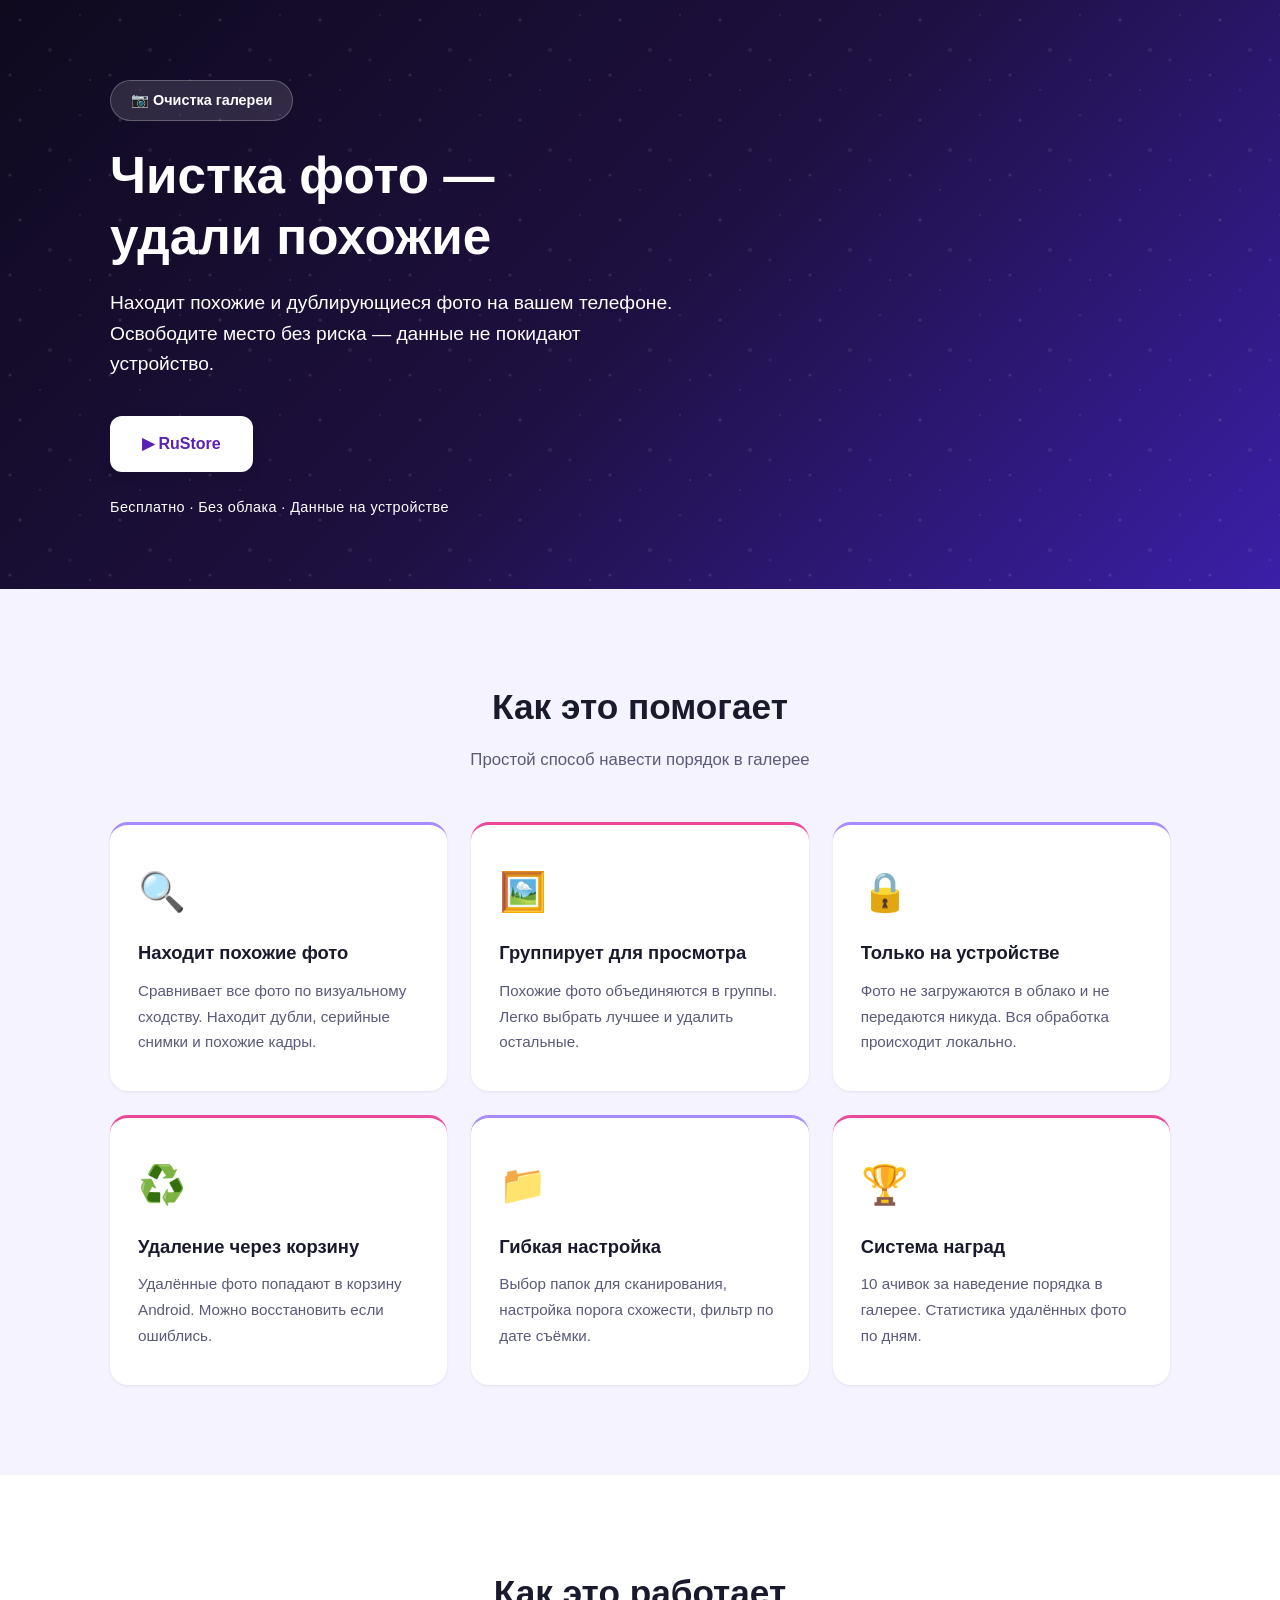
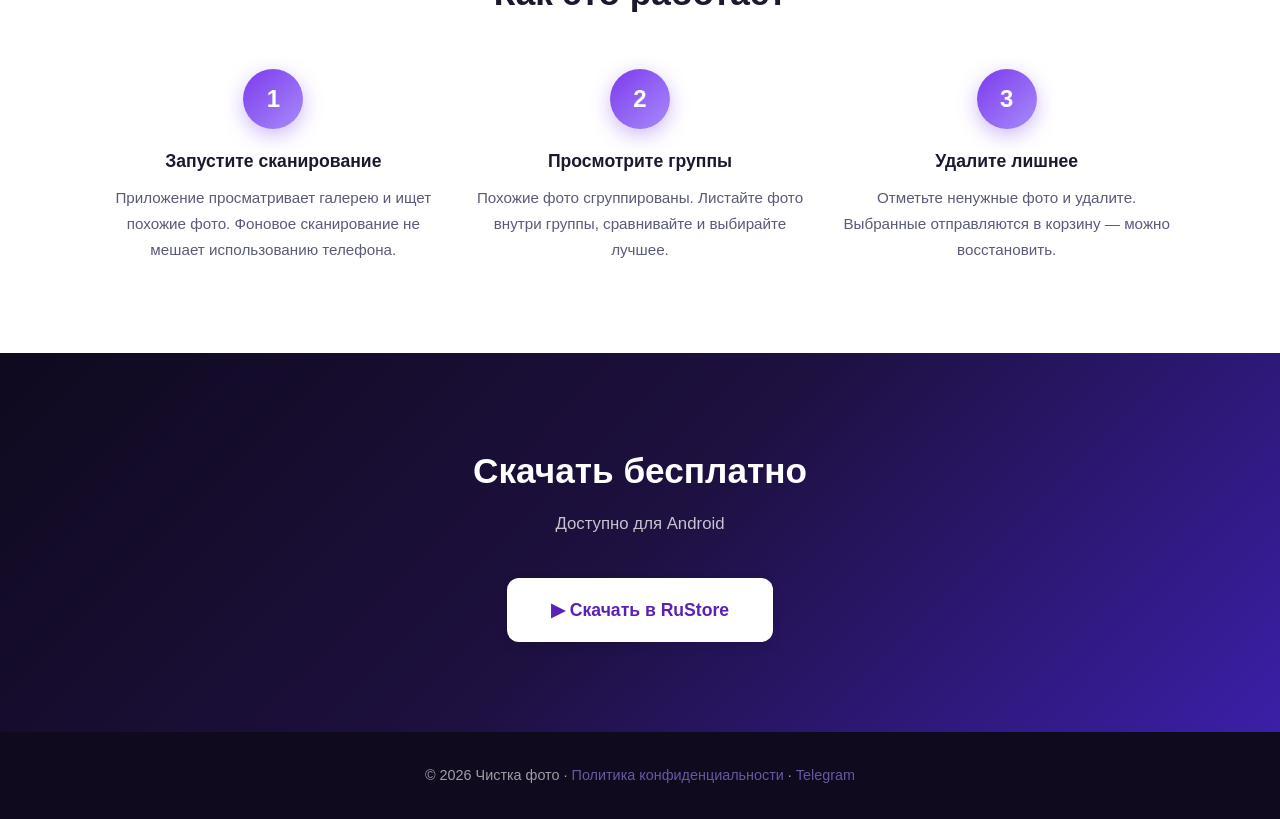
<file: index.html>
<!DOCTYPE html>
<html lang="ru">
<head>
    <meta charset="UTF-8">
    <meta name="viewport" content="width=device-width, initial-scale=1.0">

    <title>Чистка фото — удали похожие · бесплатно для Android</title>
    <meta name="description" content="Приложение для удаления похожих и дублирующихся фото на Android. Находит дубли автоматически, сравнивает по визуальному сходству. Все данные только на устройстве. Скачать в RuStore.">
    <meta name="keywords" content="удалить дубли фото, похожие фото андроид, чистка фото, дубликаты фото, освободить память телефона, приложение для фото">
    <meta name="author" content="AlDtoll">

    <meta property="og:type" content="website">
    <meta property="og:title" content="Чистка фото — удали похожие · бесплатно">
    <meta property="og:description" content="Находит похожие и дублирующиеся фото, предлагает удалить лишнее. Без облака — все данные на устройстве.">
    <meta property="og:site_name" content="Чистка фото">
    <meta property="og:image" content="https://chistkafoto.ru/og.png">
    <meta property="og:url" content="https://chistkafoto.ru">

    <meta name="twitter:card" content="summary_large_image">
    <meta name="twitter:title" content="Чистка фото — удали похожие · бесплатно">
    <meta name="twitter:description" content="Удаляй дубли фото без облака. Для Android.">
    <meta name="twitter:image" content="https://chistkafoto.ru/og.png">

    <link rel="icon" type="image/png" href="/favicon.png">
    <link rel="stylesheet" href="style.css">

    <!-- Yandex Webmaster verification -->
    <meta name="yandex-verification" content="f39b5d9ef6c18a1b" />
    <meta name="google-site-verification" content="IH1WRQ_T6cN4L0ur13y1mfvW5bRg8cnNVACMOR2BbVM" />

    <script type="application/ld+json">
    {
      "@context": "https://schema.org",
      "@type": "MobileApplication",
      "name": "Чистка фото",
      "description": "Приложение для удаления похожих и дублирующихся фото на Android",
      "operatingSystem": "Android",
      "applicationCategory": "UtilitiesApplication",
      "offers": {
        "@type": "Offer",
        "price": "0",
        "priceCurrency": "RUB"
      }
    }
    </script>

    <!-- Yandex.Metrika counter (ID: 112045695) -->
    <script type="text/javascript">
       (function(m,e,t,r,i,k,a){m[i]=m[i]||function(){(m[i].a=m[i].a||[]).push(arguments)};
       m[i].l=1*new Date();
       for (var j = 0; j < document.scripts.length; j++) {if (document.scripts[j].src === r) { return; }}
       k=e.createElement(t),a=e.getElementsByTagName(t)[0],k.async=1,k.src=r,a.parentNode.insertBefore(k,a)})
       (window, document, "script", "https://mc.yandex.ru/metrika/tag.js", "ym");

       ym(112045695, "init", {
            clickmap:true,
            trackLinks:true,
            accurateTrackBounce:true,
            webvisor:true
       });
    </script>
    <noscript><div><img src="https://mc.yandex.ru/watch/112045695" style="position:absolute; left:-9999px;" alt="" /></div></noscript>
    <!-- /Yandex.Metrika counter -->
</head>
<body>

    <!-- Hero Section -->
    <section class="hero">
        <div class="container">
            <div class="hero-inner">
                <div class="hero-text">
                    <div class="hero-badge">📷 Очистка галереи</div>
                    <h1>Чистка фото —<br>удали похожие</h1>
                    <p class="hero-subtitle">
                        Находит похожие и дублирующиеся фото на вашем телефоне.
                        Освободите место без риска — данные не покидают устройство.
                    </p>
                    <div class="hero-buttons">
                        <a href="https://www.rustore.ru/catalog/app/com.aleknock.photocleaner" class="btn btn-primary" target="_blank">
                            ▶ RuStore
                        </a>
                    </div>
                    <p class="hero-free">Бесплатно · Без облака · Данные на устройстве</p>
                </div>
            </div>
        </div>
    </section>

    <!-- Features Section -->
    <section class="features" id="features">
        <div class="container">
            <h2>Как это помогает</h2>
            <p class="section-subtitle">Простой способ навести порядок в галерее</p>
            <div class="features-grid">
                <div class="feature-card">
                    <div class="feature-icon">🔍</div>
                    <h3>Находит похожие фото</h3>
                    <p>Сравнивает все фото по визуальному сходству. Находит дубли, серийные снимки и похожие кадры.</p>
                </div>
                <div class="feature-card">
                    <div class="feature-icon">🖼️</div>
                    <h3>Группирует для просмотра</h3>
                    <p>Похожие фото объединяются в группы. Легко выбрать лучшее и удалить остальные.</p>
                </div>
                <div class="feature-card">
                    <div class="feature-icon">🔒</div>
                    <h3>Только на устройстве</h3>
                    <p>Фото не загружаются в облако и не передаются никуда. Вся обработка происходит локально.</p>
                </div>
                <div class="feature-card">
                    <div class="feature-icon">♻️</div>
                    <h3>Удаление через корзину</h3>
                    <p>Удалённые фото попадают в корзину Android. Можно восстановить если ошиблись.</p>
                </div>
                <div class="feature-card">
                    <div class="feature-icon">📁</div>
                    <h3>Гибкая настройка</h3>
                    <p>Выбор папок для сканирования, настройка порога схожести, фильтр по дате съёмки.</p>
                </div>
                <div class="feature-card">
                    <div class="feature-icon">🏆</div>
                    <h3>Система наград</h3>
                    <p>10 ачивок за наведение порядка в галерее. Статистика удалённых фото по дням.</p>
                </div>
            </div>
        </div>
    </section>

    <!-- How it works -->
    <section class="how" id="how">
        <div class="container">
            <h2>Как это работает</h2>
            <div class="steps">
                <div class="step">
                    <div class="step-number">1</div>
                    <h3>Запустите сканирование</h3>
                    <p>Приложение просматривает галерею и ищет похожие фото. Фоновое сканирование не мешает использованию телефона.</p>
                </div>
                <div class="step">
                    <div class="step-number">2</div>
                    <h3>Просмотрите группы</h3>
                    <p>Похожие фото сгруппированы. Листайте фото внутри группы, сравнивайте и выбирайте лучшее.</p>
                </div>
                <div class="step">
                    <div class="step-number">3</div>
                    <h3>Удалите лишнее</h3>
                    <p>Отметьте ненужные фото и удалите. Выбранные отправляются в корзину — можно восстановить.</p>
                </div>
            </div>
        </div>
    </section>

    <!-- Download Section -->
    <section class="download" id="download">
        <div class="container">
            <h2>Скачать бесплатно</h2>
            <p class="section-subtitle">Доступно для Android</p>
            <div class="download-buttons">
                <a href="https://www.rustore.ru/catalog/app/com.aleknock.photocleaner" class="btn btn-large btn-primary" target="_blank">
                    ▶ Скачать в RuStore
                </a>
            </div>
        </div>
    </section>

    <!-- Footer -->
    <footer>
        <div class="container">
            <p>© 2026 Чистка фото · <a href="/privacy.html">Политика конфиденциальности</a> · <a href="https://t.me/aldtoll" target="_blank">Telegram</a></p>
        </div>
    </footer>

</body>
</html>
</file>
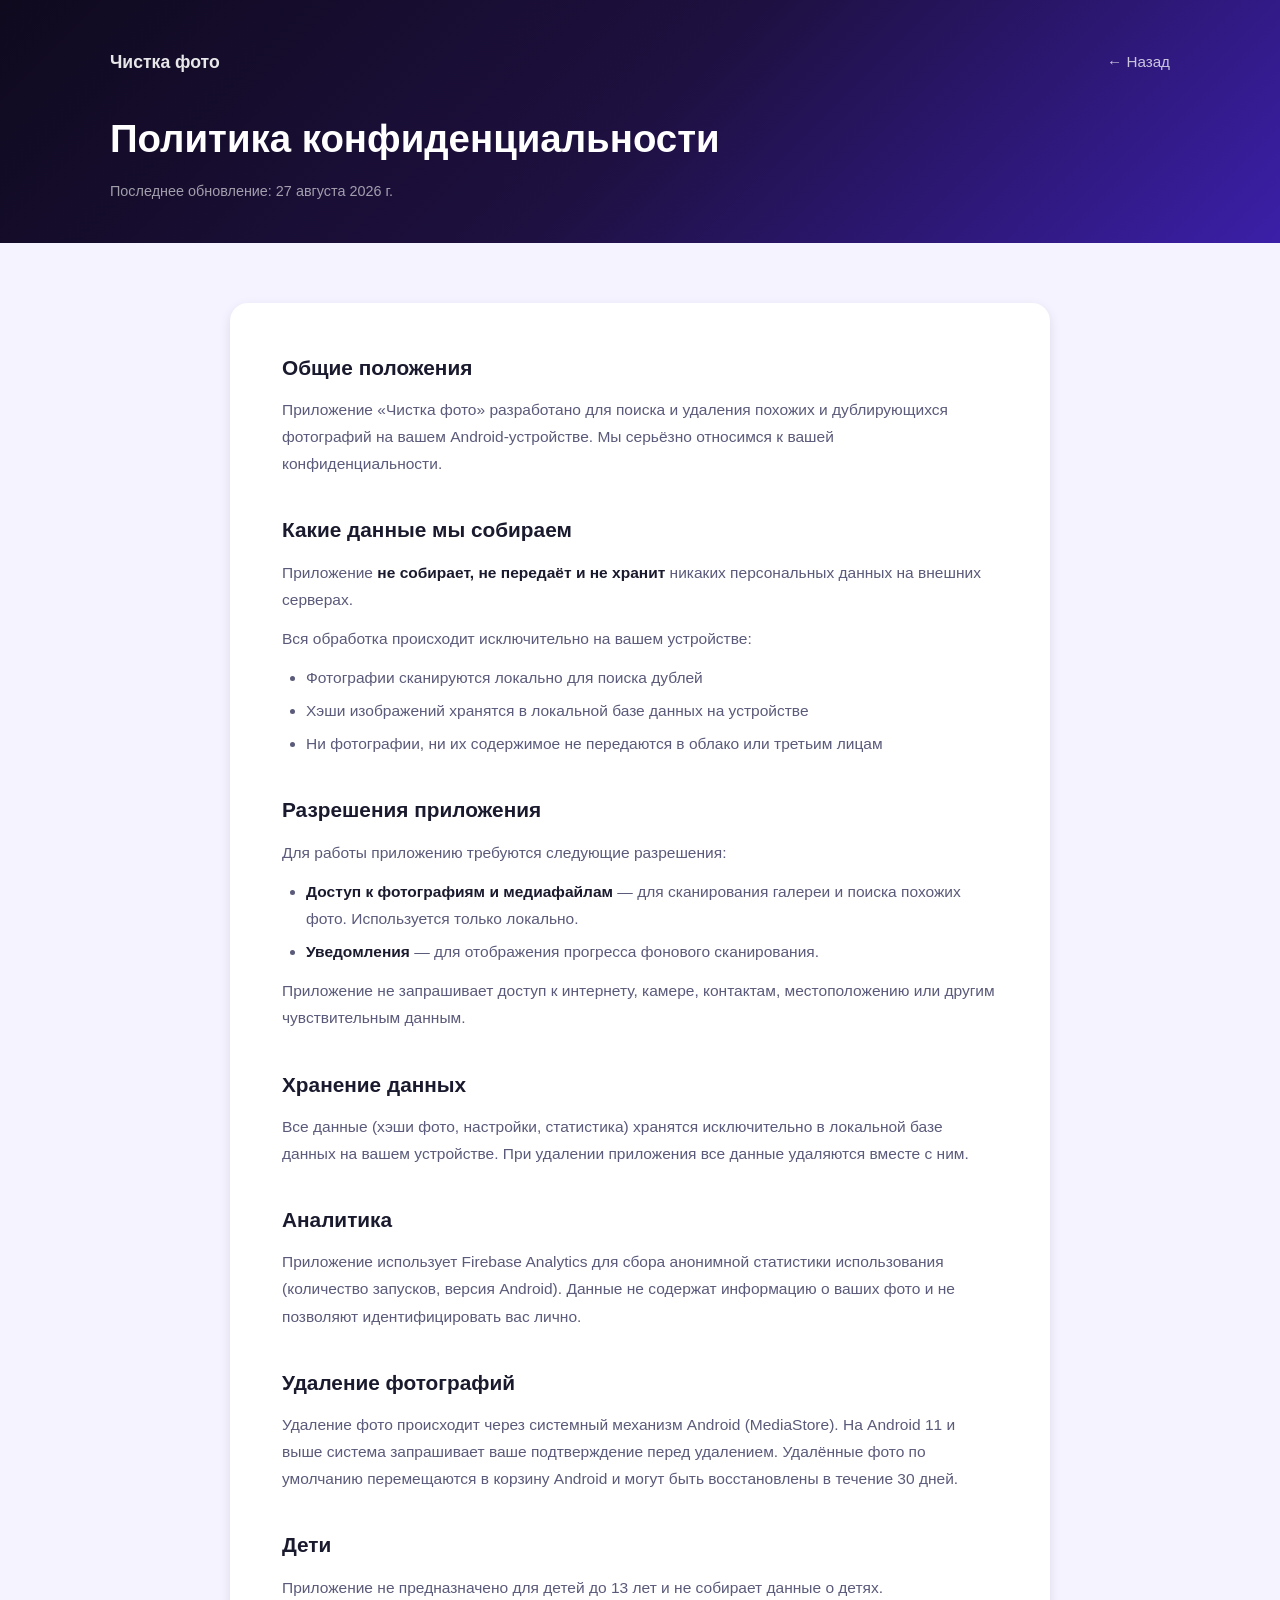
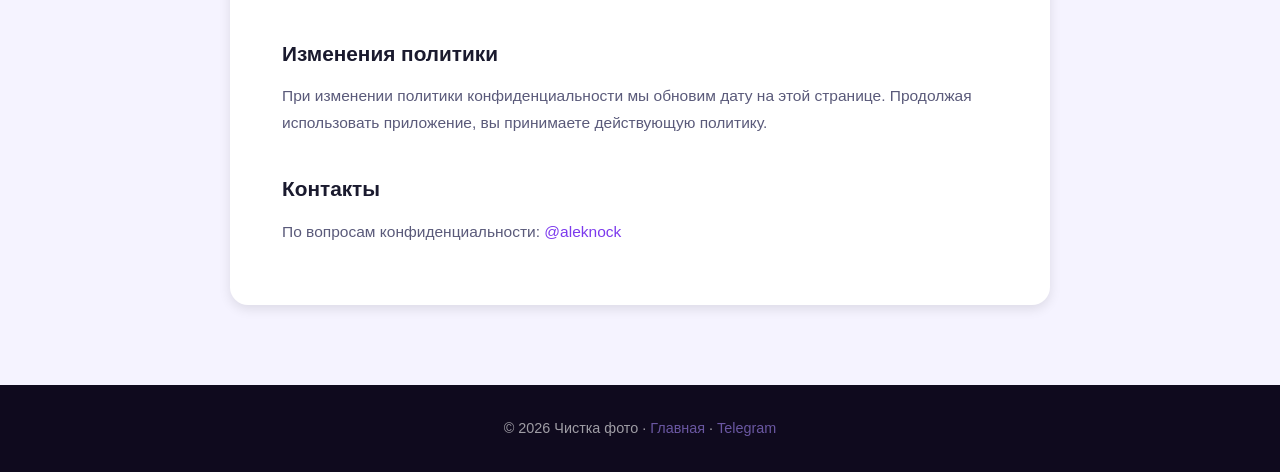
<file: privacy.html>
<!DOCTYPE html>
<html lang="ru">
<head>
    <meta charset="UTF-8">
    <meta name="viewport" content="width=device-width, initial-scale=1.0">
    <title>Политика конфиденциальности — Чистка фото</title>
    <meta name="description" content="Политика конфиденциальности приложения Чистка фото для Android.">
    <link rel="stylesheet" href="style.css">
</head>
<body>

    <header class="page-header">
        <div class="container">
            <nav class="page-nav">
                <a href="/" class="page-brand">Чистка фото</a>
                <a href="/" class="page-back">← Назад</a>
            </nav>
            <h1>Политика конфиденциальности</h1>
            <p class="page-meta">Последнее обновление: 27 августа 2026 г.</p>
        </div>
    </header>

    <main class="legal-main">
        <div class="container">
            <div class="legal-card">

                <h2>Общие положения</h2>
                <p>Приложение «Чистка фото» разработано для поиска и удаления похожих и дублирующихся фотографий на вашем Android-устройстве. Мы серьёзно относимся к вашей конфиденциальности.</p>

                <h2>Какие данные мы собираем</h2>
                <p>Приложение <strong>не собирает, не передаёт и не хранит</strong> никаких персональных данных на внешних серверах.</p>
                <p>Вся обработка происходит исключительно на вашем устройстве:</p>
                <ul>
                    <li>Фотографии сканируются локально для поиска дублей</li>
                    <li>Хэши изображений хранятся в локальной базе данных на устройстве</li>
                    <li>Ни фотографии, ни их содержимое не передаются в облако или третьим лицам</li>
                </ul>

                <h2>Разрешения приложения</h2>
                <p>Для работы приложению требуются следующие разрешения:</p>
                <ul>
                    <li><strong>Доступ к фотографиям и медиафайлам</strong> — для сканирования галереи и поиска похожих фото. Используется только локально.</li>
                    <li><strong>Уведомления</strong> — для отображения прогресса фонового сканирования.</li>
                </ul>
                <p>Приложение не запрашивает доступ к интернету, камере, контактам, местоположению или другим чувствительным данным.</p>

                <h2>Хранение данных</h2>
                <p>Все данные (хэши фото, настройки, статистика) хранятся исключительно в локальной базе данных на вашем устройстве. При удалении приложения все данные удаляются вместе с ним.</p>

                <h2>Аналитика</h2>
                <p>Приложение использует Firebase Analytics для сбора анонимной статистики использования (количество запусков, версия Android). Данные не содержат информацию о ваших фото и не позволяют идентифицировать вас лично.</p>

                <h2>Удаление фотографий</h2>
                <p>Удаление фото происходит через системный механизм Android (MediaStore). На Android 11 и выше система запрашивает ваше подтверждение перед удалением. Удалённые фото по умолчанию перемещаются в корзину Android и могут быть восстановлены в течение 30 дней.</p>

                <h2>Дети</h2>
                <p>Приложение не предназначено для детей до 13 лет и не собирает данные о детях.</p>

                <h2>Изменения политики</h2>
                <p>При изменении политики конфиденциальности мы обновим дату на этой странице. Продолжая использовать приложение, вы принимаете действующую политику.</p>

                <h2>Контакты</h2>
                <p>По вопросам конфиденциальности: <a href="https://t.me/aleknock" target="_blank">@aleknock</a></p>

            </div>
        </div>
    </main>

    <footer>
        <div class="container">
            <p>© 2026 Чистка фото · <a href="/">Главная</a> · <a href="https://t.me/aldtoll" target="_blank">Telegram</a></p>
        </div>
    </footer>

</body>
</html>
</file>
<file: style.css>
* {
    margin: 0;
    padding: 0;
    box-sizing: border-box;
}

:root {
    --primary: #7C3AED;
    --primary-dark: #5b21b6;
    --primary-light: #a78bfa;
    --accent: #ec4899;
    --text-dark: #1a1a2e;
    --text-light: #5a5a7a;
    --bg-light: #f5f3ff;
    --bg-white: #ffffff;
    --gradient-hero: linear-gradient(135deg, #0f0a1e 0%, #1e1040 50%, #3b1fa8 100%);
    --gradient-btn: linear-gradient(135deg, #7C3AED 0%, #a78bfa 100%);
    --shadow-sm: 0 1px 3px rgba(0,0,0,0.08);
    --shadow-md: 0 4px 12px rgba(0,0,0,0.1);
    --shadow-lg: 0 10px 30px rgba(0,0,0,0.12);
    --shadow-xl: 0 20px 40px rgba(0,0,0,0.15);
}

html { scroll-behavior: smooth; }

body {
    font-family: -apple-system, BlinkMacSystemFont, 'Segoe UI', Roboto, 'Helvetica Neue', Arial, sans-serif;
    line-height: 1.6;
    color: var(--text-dark);
    background: var(--bg-white);
    overflow-x: hidden;
}

.container {
    max-width: 1100px;
    margin: 0 auto;
    padding: 0 20px;
}

/* ── Hero ─────────────────────────────── */
.hero {
    background: var(--gradient-hero);
    color: white;
    padding: 80px 0 70px;
    position: relative;
    overflow: hidden;
}

.hero-inner {
    display: flex;
    align-items: center;
    gap: 48px;
    justify-content: space-between;
}

.hero-text {
    flex: 1;
    text-align: left;
}

.hero::before {
    content: '';
    position: absolute;
    inset: 0;
    background: url('data:image/svg+xml,<svg width="100" height="100" xmlns="http://www.w3.org/2000/svg"><circle cx="20" cy="20" r="1.5" fill="rgba(255,255,255,0.12)"/><circle cx="80" cy="15" r="1" fill="rgba(255,255,255,0.1)"/><circle cx="50" cy="50" r="2" fill="rgba(255,255,255,0.08)"/><circle cx="10" cy="75" r="1.5" fill="rgba(255,255,255,0.1)"/><circle cx="90" cy="80" r="1" fill="rgba(255,255,255,0.12)"/><circle cx="40" cy="90" r="1" fill="rgba(255,255,255,0.09)"/><circle cx="70" cy="60" r="1.5" fill="rgba(255,255,255,0.07)"/></svg>');
    pointer-events: none;
}

.hero .container { position: relative; z-index: 1; }

.hero-badge {
    display: inline-block;
    background: rgba(255,255,255,0.12);
    border: 1px solid rgba(255,255,255,0.25);
    padding: 8px 20px;
    border-radius: 50px;
    font-size: 0.9rem;
    font-weight: 600;
    margin-bottom: 24px;
    animation: fadeInUp 0.6s ease-out both;
}

.hero h1 {
    font-size: 3.2rem;
    font-weight: 800;
    line-height: 1.2;
    margin-bottom: 20px;
    animation: fadeInUp 0.7s ease-out 0.1s both;
}

.hero-subtitle {
    font-size: 1.2rem;
    opacity: 0.9;
    max-width: 580px;
    margin: 0 0 36px;
    animation: fadeInUp 0.7s ease-out 0.2s both;
}

.hero-buttons {
    display: flex;
    gap: 16px;
    flex-wrap: wrap;
    animation: fadeInUp 0.7s ease-out 0.3s both;
}

.hero-free {
    margin-top: 24px;
    font-size: 0.9rem;
    opacity: 0.65;
    animation: fadeInUp 0.7s ease-out 0.4s both;
    letter-spacing: 0.03em;
}

@keyframes fadeInUp {
    from { opacity: 0; transform: translateY(24px); }
    to   { opacity: 1; transform: translateY(0); }
}

/* ── Buttons ─────────────────────────── */
.btn {
    display: inline-block;
    padding: 15px 32px;
    font-size: 1rem;
    font-weight: 600;
    text-decoration: none;
    border-radius: 12px;
    transition: all 0.25s ease;
    cursor: pointer;
    border: none;
}

.btn-primary {
    background: white;
    color: var(--primary-dark);
    box-shadow: var(--shadow-md);
}

.btn-primary:hover {
    transform: translateY(-2px);
    box-shadow: var(--shadow-lg);
}

.btn-large {
    padding: 18px 44px;
    font-size: 1.1rem;
}

/* ── Features ────────────────────────── */
.features {
    padding: 90px 0;
    background: var(--bg-light);
}

.features h2,
.how h2,
.download h2 {
    text-align: center;
    font-size: 2.2rem;
    font-weight: 800;
    color: var(--text-dark);
    margin-bottom: 12px;
}

.section-subtitle {
    text-align: center;
    color: var(--text-light);
    font-size: 1.05rem;
    margin-bottom: 48px;
}

.features-grid {
    display: grid;
    grid-template-columns: repeat(auto-fit, minmax(290px, 1fr));
    gap: 24px;
    margin-top: 8px;
}

.feature-card {
    background: white;
    padding: 36px 28px;
    border-radius: 18px;
    box-shadow: var(--shadow-sm);
    transition: all 0.3s ease;
    border-top: 3px solid var(--primary-light);
}

.feature-card:nth-child(even) { border-top-color: var(--accent); }

.feature-card:hover {
    transform: translateY(-6px);
    box-shadow: var(--shadow-lg);
}

.feature-icon {
    font-size: 2.4rem;
    display: block;
    margin-bottom: 16px;
}

.feature-card h3 {
    font-size: 1.15rem;
    font-weight: 700;
    margin-bottom: 10px;
    color: var(--text-dark);
}

.feature-card p {
    color: var(--text-light);
    font-size: 0.95rem;
    line-height: 1.7;
}

/* ── How it works ────────────────────── */
.how {
    padding: 90px 0;
    background: white;
}

.steps {
    display: grid;
    grid-template-columns: repeat(auto-fit, minmax(240px, 1fr));
    gap: 40px;
    margin-top: 48px;
}

.step { text-align: center; }

.step-number {
    width: 60px;
    height: 60px;
    background: var(--gradient-btn);
    color: white;
    border-radius: 50%;
    display: flex;
    align-items: center;
    justify-content: center;
    font-size: 1.5rem;
    font-weight: 800;
    margin: 0 auto 18px;
    box-shadow: 0 6px 20px rgba(124, 58, 237, 0.35);
}

.step h3 {
    font-size: 1.1rem;
    font-weight: 700;
    margin-bottom: 10px;
    color: var(--text-dark);
}

.step p {
    color: var(--text-light);
    font-size: 0.95rem;
    line-height: 1.7;
}

/* ── Download ─────────────────────────── */
.download {
    padding: 90px 0;
    background: var(--gradient-hero);
    color: white;
    text-align: center;
}

.download h2 { color: white; }
.download .section-subtitle { color: rgba(255,255,255,0.75); margin-bottom: 40px; }

.download-buttons {
    display: flex;
    gap: 16px;
    justify-content: center;
    flex-wrap: wrap;
}

/* ── Footer ─────────────────────────── */
footer {
    background: #0f0a1e;
    color: white;
    padding: 32px 0;
    text-align: center;
}

footer p {
    opacity: 0.6;
    font-size: 0.9rem;
}

footer a {
    color: var(--primary-light);
    text-decoration: none;
    transition: opacity 0.2s;
}

footer a:hover { opacity: 0.8; text-decoration: underline; }

/* ── Legal pages (privacy, terms) ───── */
.page-header {
    background: var(--gradient-hero);
    color: white;
    padding: 48px 0 40px;
}

.page-nav {
    display: flex;
    align-items: center;
    justify-content: space-between;
    margin-bottom: 32px;
}

.page-brand {
    color: white;
    text-decoration: none;
    font-weight: 700;
    font-size: 1.1rem;
    opacity: 0.9;
}

.page-brand:hover { opacity: 1; }

.page-back {
    color: white;
    text-decoration: none;
    font-size: 0.95rem;
    opacity: 0.75;
    transition: opacity 0.2s;
}

.page-back:hover { opacity: 1; }

.page-header h1 {
    font-size: 2.4rem;
    font-weight: 800;
    margin-bottom: 10px;
}

.page-meta {
    font-size: 0.9rem;
    opacity: 0.6;
}

.legal-main {
    background: var(--bg-light);
    padding: 60px 0 80px;
    min-height: 60vh;
}

.legal-card {
    background: white;
    border-radius: 18px;
    padding: 48px 52px;
    box-shadow: var(--shadow-md);
    max-width: 820px;
    margin: 0 auto;
}

.legal-card h2 {
    font-size: 1.3rem;
    font-weight: 700;
    color: var(--text-dark);
    margin: 36px 0 12px;
}

.legal-card h2:first-child { margin-top: 0; }

.legal-card p {
    color: var(--text-light);
    font-size: 0.97rem;
    line-height: 1.75;
    margin-bottom: 12px;
}

.legal-card ul {
    color: var(--text-light);
    font-size: 0.97rem;
    line-height: 1.75;
    padding-left: 24px;
    margin-bottom: 12px;
}

.legal-card ul li { margin-bottom: 6px; }

.legal-card strong { color: var(--text-dark); }

.legal-card a {
    color: var(--primary);
    text-decoration: none;
}

.legal-card a:hover { text-decoration: underline; }

@media (max-width: 768px) {
    .page-header { padding: 36px 0 32px; }
    .page-header h1 { font-size: 1.8rem; }
    .legal-main { padding: 40px 0 60px; }
    .legal-card { padding: 32px 24px; }
}

/* ── Responsive ─────────────────────── */
@media (max-width: 768px) {
    .hero { padding: 60px 0 50px; }
    .hero-inner { flex-direction: column; gap: 28px; text-align: center; }
    .hero-text { text-align: center; }
    .hero h1 { font-size: 2.2rem; }
    .hero-subtitle { font-size: 1.05rem; }
    .hero-buttons { justify-content: center; }

    .features, .how, .download { padding: 60px 0; }
    .features h2, .how h2, .download h2 { font-size: 1.8rem; }
    .features-grid { grid-template-columns: 1fr; }
    .steps { grid-template-columns: 1fr; gap: 28px; }
}

@media (max-width: 480px) {
    .container { padding: 0 16px; }
    .hero h1 { font-size: 1.9rem; }
    .hero-buttons, .download-buttons { flex-direction: column; align-items: center; }
    .btn { width: 100%; max-width: 300px; text-align: center; }
}
</file>
